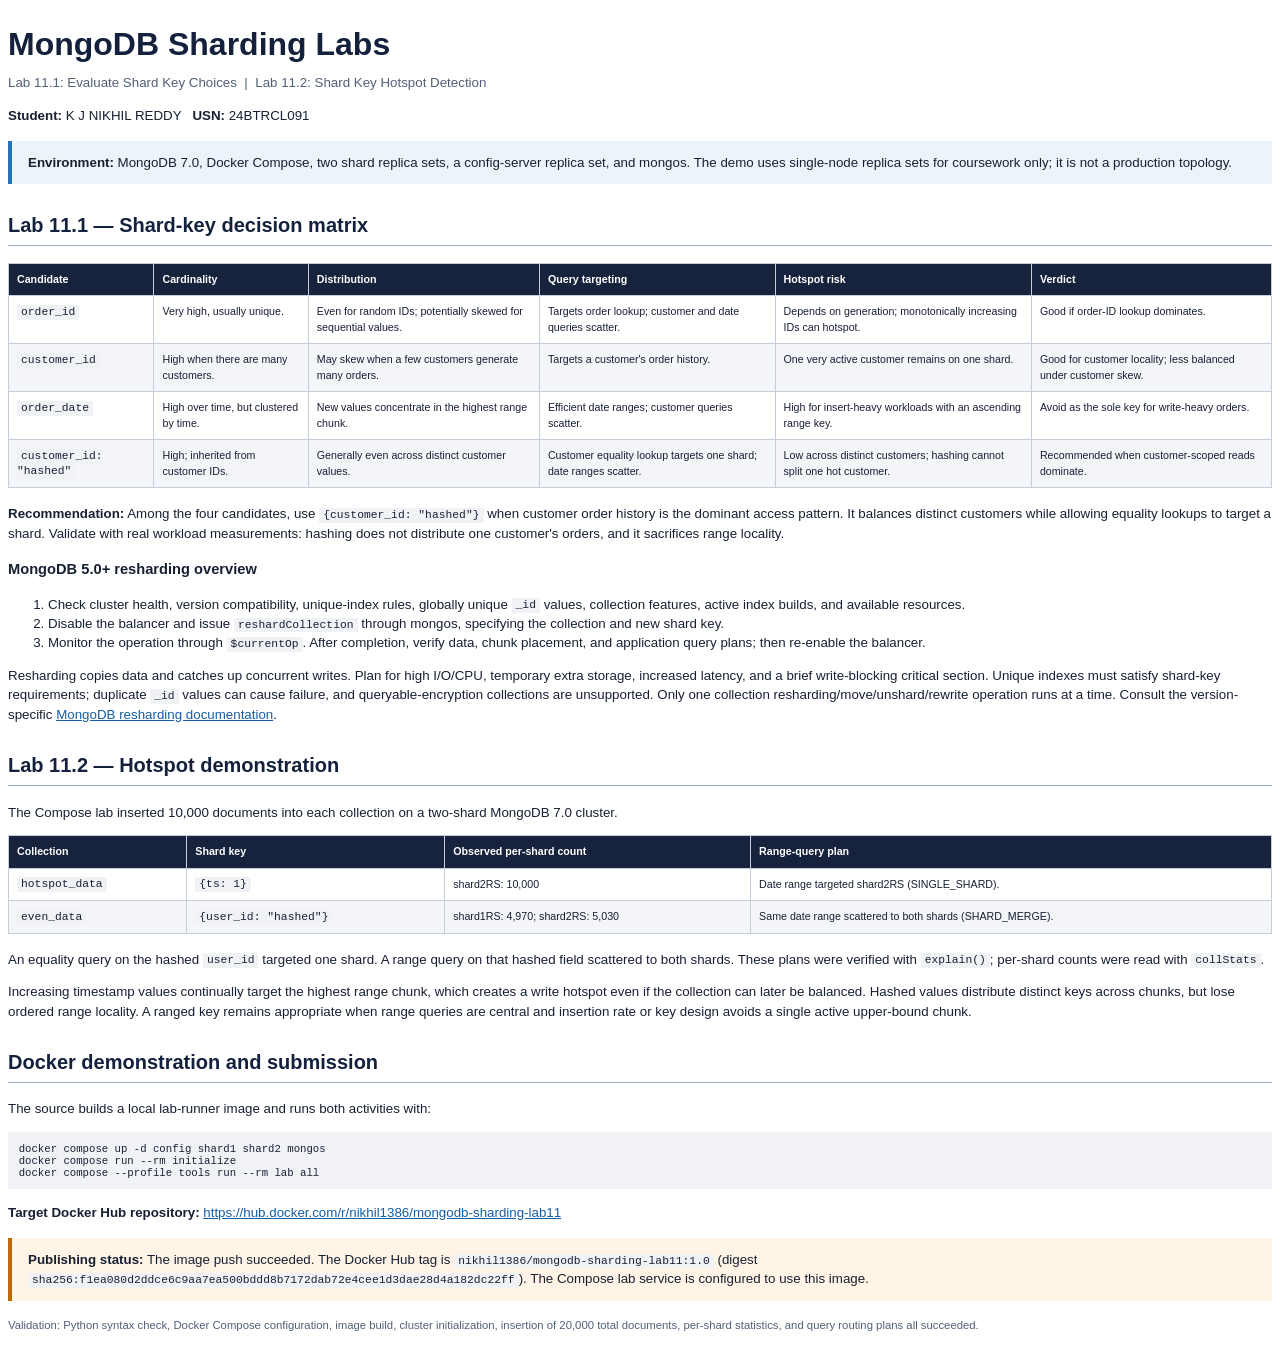
<file: legacy_labs/lab11/submission-report.html>
<!doctype html>
<html lang="en">
<head>
  <meta charset="utf-8">
  <title>MongoDB Sharding Labs 11.1 and 11.2</title>
  <style>
    @page { size: letter; margin: 0.65in; }
    body { font: 10pt -apple-system, BlinkMacSystemFont, "Segoe UI", sans-serif; color: #172033; line-height: 1.45; }
    h1 { font-size: 24pt; color: #14213d; margin-bottom: 4pt; }
    h2 { font-size: 15pt; color: #14213d; margin-top: 20pt; border-bottom: 1px solid #9aa8bd; padding-bottom: 4pt; }
    h3 { font-size: 11pt; margin-top: 12pt; }
    .subtitle { color: #526078; margin-top: 0; }
    .callout { background: #edf3fa; border-left: 4px solid #2672bd; padding: 9pt 12pt; margin: 12pt 0; }
    .warning { background: #fff4e5; border-left-color: #bf6900; }
    table { border-collapse: collapse; width: 100%; font-size: 8pt; margin: 8pt 0 12pt; }
    th { background: #17233c; color: #fff; text-align: left; }
    th, td { border: 1px solid #c5ccda; padding: 6pt; vertical-align: top; }
    tr:nth-child(even) td { background: #f3f5f9; }
    code { font: 8.5pt Menlo, Consolas, monospace; background: #f0f2f6; padding: 1pt 3pt; }
    pre { white-space: pre-wrap; background: #f0f2f6; padding: 8pt; font: 8pt Menlo, Consolas, monospace; }
    a { color: #155da5; }
    .small { font-size: 8.5pt; color: #526078; }
  </style>
</head>
<body>
  <h1>MongoDB Sharding Labs</h1>
  <p class="subtitle">Lab 11.1: Evaluate Shard Key Choices &nbsp;|&nbsp; Lab 11.2: Shard Key Hotspot Detection</p>
  <p><strong>Student:</strong> K J NIKHIL REDDY &nbsp; <strong>USN:</strong> 24BTRCL091</p>

  <div class="callout">
    <strong>Environment:</strong> MongoDB 7.0, Docker Compose, two shard replica sets,
    a config-server replica set, and mongos. The demo uses single-node replica sets
    for coursework only; it is not a production topology.
  </div>

  <h2>Lab 11.1 — Shard-key decision matrix</h2>
  <table>
    <thead><tr><th>Candidate</th><th>Cardinality</th><th>Distribution</th><th>Query targeting</th><th>Hotspot risk</th><th>Verdict</th></tr></thead>
    <tbody>
      <tr><td><code>order_id</code></td><td>Very high, usually unique.</td><td>Even for random IDs; potentially skewed for sequential values.</td><td>Targets order lookup; customer and date queries scatter.</td><td>Depends on generation; monotonically increasing IDs can hotspot.</td><td>Good if order-ID lookup dominates.</td></tr>
      <tr><td><code>customer_id</code></td><td>High when there are many customers.</td><td>May skew when a few customers generate many orders.</td><td>Targets a customer's order history.</td><td>One very active customer remains on one shard.</td><td>Good for customer locality; less balanced under customer skew.</td></tr>
      <tr><td><code>order_date</code></td><td>High over time, but clustered by time.</td><td>New values concentrate in the highest range chunk.</td><td>Efficient date ranges; customer queries scatter.</td><td>High for insert-heavy workloads with an ascending range key.</td><td>Avoid as the sole key for write-heavy orders.</td></tr>
      <tr><td><code>customer_id: "hashed"</code></td><td>High; inherited from customer IDs.</td><td>Generally even across distinct customer values.</td><td>Customer equality lookup targets one shard; date ranges scatter.</td><td>Low across distinct customers; hashing cannot split one hot customer.</td><td>Recommended when customer-scoped reads dominate.</td></tr>
    </tbody>
  </table>
  <p><strong>Recommendation:</strong> Among the four candidates, use
  <code>{customer_id: "hashed"}</code> when customer order history is the dominant
  access pattern. It balances distinct customers while allowing equality lookups
  to target a shard. Validate with real workload measurements: hashing does not
  distribute one customer's orders, and it sacrifices range locality.</p>

  <h3>MongoDB 5.0+ resharding overview</h3>
  <ol>
    <li>Check cluster health, version compatibility, unique-index rules, globally unique
      <code>_id</code> values, collection features, active index builds, and available resources.</li>
    <li>Disable the balancer and issue <code>reshardCollection</code> through mongos,
      specifying the collection and new shard key.</li>
    <li>Monitor the operation through <code>$currentOp</code>. After completion, verify
      data, chunk placement, and application query plans; then re-enable the balancer.</li>
  </ol>
  <p>Resharding copies data and catches up concurrent writes. Plan for high I/O/CPU,
  temporary extra storage, increased latency, and a brief write-blocking critical
  section. Unique indexes must satisfy shard-key requirements; duplicate
  <code>_id</code> values can cause failure, and queryable-encryption collections
  are unsupported. Only one collection resharding/move/unshard/rewrite operation
  runs at a time. Consult the version-specific
  <a href="https://www.mongodb.com/docs/manual/core/sharding-reshard-a-collection/">MongoDB resharding documentation</a>.</p>

  <h2>Lab 11.2 — Hotspot demonstration</h2>
  <p>The Compose lab inserted 10,000 documents into each collection on a two-shard
  MongoDB 7.0 cluster.</p>
  <table>
    <thead><tr><th>Collection</th><th>Shard key</th><th>Observed per-shard count</th><th>Range-query plan</th></tr></thead>
    <tbody>
      <tr><td><code>hotspot_data</code></td><td><code>{ts: 1}</code></td><td>shard2RS: 10,000</td><td>Date range targeted shard2RS (SINGLE_SHARD).</td></tr>
      <tr><td><code>even_data</code></td><td><code>{user_id: "hashed"}</code></td><td>shard1RS: 4,970; shard2RS: 5,030</td><td>Same date range scattered to both shards (SHARD_MERGE).</td></tr>
    </tbody>
  </table>
  <p>An equality query on the hashed <code>user_id</code> targeted one shard.
  A range query on that hashed field scattered to both shards. These plans were
  verified with <code>explain()</code>; per-shard counts were read with
  <code>collStats</code>.</p>
  <p>Increasing timestamp values continually target the highest range chunk, which
  creates a write hotspot even if the collection can later be balanced. Hashed
  values distribute distinct keys across chunks, but lose ordered range locality.
  A ranged key remains appropriate when range queries are central and insertion
  rate or key design avoids a single active upper-bound chunk.</p>

  <h2>Docker demonstration and submission</h2>
  <p>The source builds a local lab-runner image and runs both activities with:</p>
  <pre>docker compose up -d config shard1 shard2 mongos
docker compose run --rm initialize
docker compose --profile tools run --rm lab all</pre>
  <p><strong>Target Docker Hub repository:</strong>
    <a href="https://hub.docker.com/r/nikhil1386/mongodb-sharding-lab11">https://hub.docker.com/r/nikhil1386/mongodb-sharding-lab11</a></p>
  <div class="callout warning">
    <strong>Publishing status:</strong> The image push succeeded. The Docker Hub
    tag is <code>nikhil1386/mongodb-sharding-lab11:1.0</code> (digest
    <code>sha256:f1ea080d2ddce6c9aa7ea500bddd8b7172dab72e4cee1d3dae28d4a182dc22ff</code>).
    The Compose lab service is configured to use this image.
  </div>
  <p class="small">Validation: Python syntax check, Docker Compose configuration,
  image build, cluster initialization, insertion of 20,000 total documents,
  per-shard statistics, and query routing plans all succeeded.</p>
</body>
</html>
</file>
